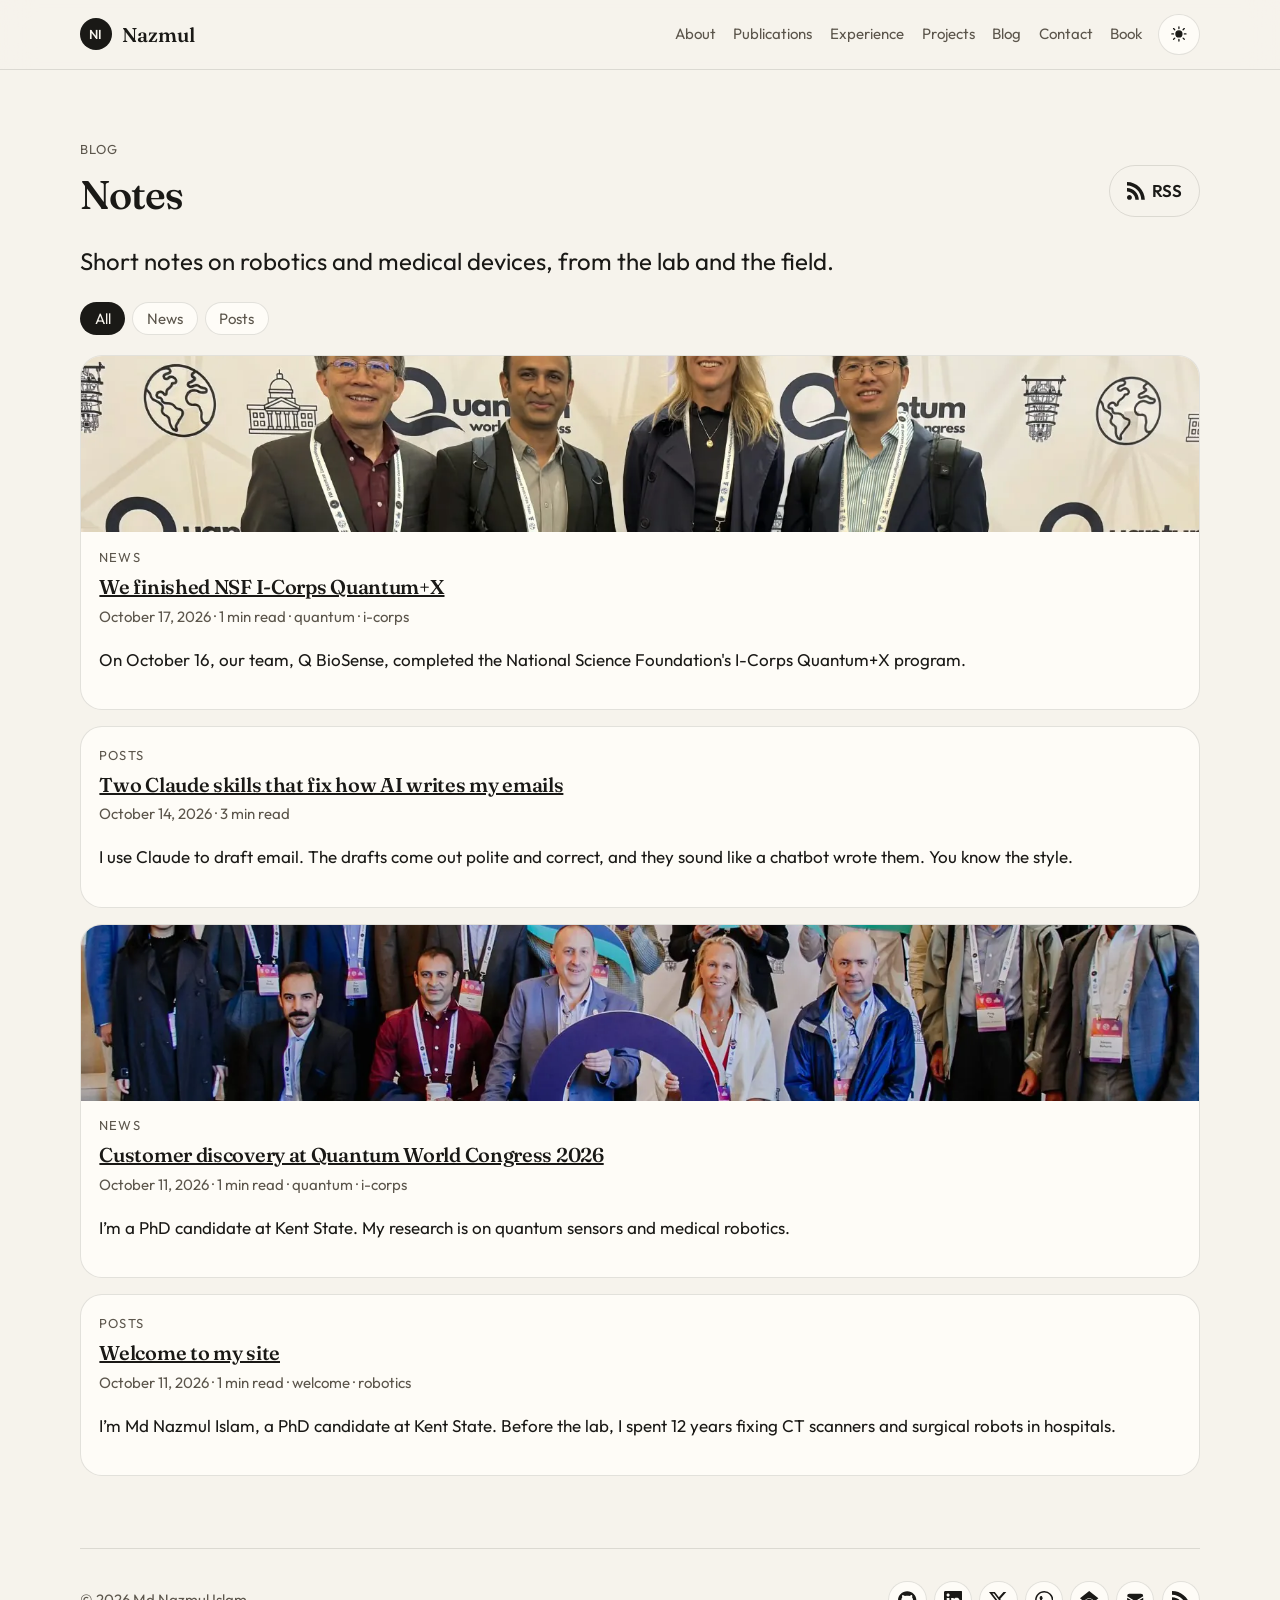
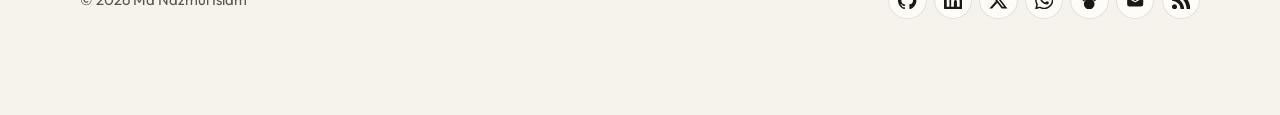
<file: blog/index.html>
<!DOCTYPE html>
<html lang="en">
  <head>
    <meta charset="utf-8" />
    <meta name="viewport" content="width=device-width, initial-scale=1" />
    <title>Blog · Md Nazmul Islam</title>
    <meta name="description" content="Short notes on robotics and medical devices, from the lab and the field." />
    <link rel="canonical" href="https://nazmulislam-lab.github.io/blog/" />
    <link rel="alternate" type="application/rss+xml" title="Md Nazmul Islam" href="../feed.xml" />
    <link rel="icon" href="../assets/favicon.svg" type="image/svg+xml" />
    <link rel="preload" href="../assets/fonts/fraunces.woff2" as="font" type="font/woff2" crossorigin />
    <link rel="preload" href="../assets/fonts/outfit.woff2" as="font" type="font/woff2" crossorigin />
    <link rel="stylesheet" href="../css/styles.css" />
    <script>
      document.documentElement.classList.add("js");
      (function () {
        try {
          var saved = localStorage.getItem("nazmul-theme");
          var theme = saved || (matchMedia("(prefers-color-scheme: dark)").matches ? "dark" : "light");
          document.documentElement.dataset.theme = theme;
        } catch (e) {
          document.documentElement.dataset.theme = "light";
        }
      })();
    </script>
  </head>
  <body data-blog="index">
    <header class="site-header">
      <a class="wordmark" href="../index.html">
        <span class="mark" aria-hidden="true">NI</span>
        <span>Nazmul</span>
      </a>
      <button class="nav-toggle" type="button" data-nav-toggle aria-expanded="false" aria-controls="site-nav">Menu</button>
      <nav id="site-nav" class="site-nav" data-nav>
        <a href="../index.html#about">About</a>
        <a href="../index.html#publications">Publications</a>
        <a href="../index.html#experience">Experience</a>
        <a href="../index.html#projects">Projects</a>
        <a href="index.html" aria-current="page">Blog</a>
        <a href="../index.html#contact">Contact</a>
        <a data-calendly href="https://calendly.com/nazmul87/30min" target="_blank" rel="noopener noreferrer">Book</a>
      </nav>
      <button class="theme-toggle" type="button" data-theme-toggle aria-pressed="false" aria-label="Switch to dark mode"></button>
    </header>
    <main id="main" class="section blog-main">
      <div class="section-head section-head-split">
        <div>
          <p class="kicker">Blog</p>
          <h1>Notes</h1>
        </div>
        <a class="button button-ghost" data-icon="rss" href="../feed.xml">RSS</a>
      </div>
      <p class="lede">Short notes on robotics and medical devices, from the lab and the field.</p>
      <div class="post-filters" data-blog-filters role="group" aria-label="Filter by category">
        <button type="button" data-category="all" aria-pressed="true">All</button>
        <button type="button" data-category="News" aria-pressed="false">News</button>
        <button type="button" data-category="Posts" aria-pressed="false">Posts</button>
      </div>
      <p class="status" data-blog-status role="status">Loading posts…</p>
      <p class="post-empty" data-blog-empty hidden>No posts in this category.</p>
      <div class="post-list" data-blog-list></div>
    </main>
    <footer class="site-footer">
      <div class="footer-copy">
        <p>© <span data-year>2026</span> Md Nazmul Islam</p>
      </div>
      <nav class="footer-social" data-footer-social aria-label="Social profiles"></nav>
    </footer>
    <script type="module" src="../js/blog.js"></script>
  </body>
</html>
</file>
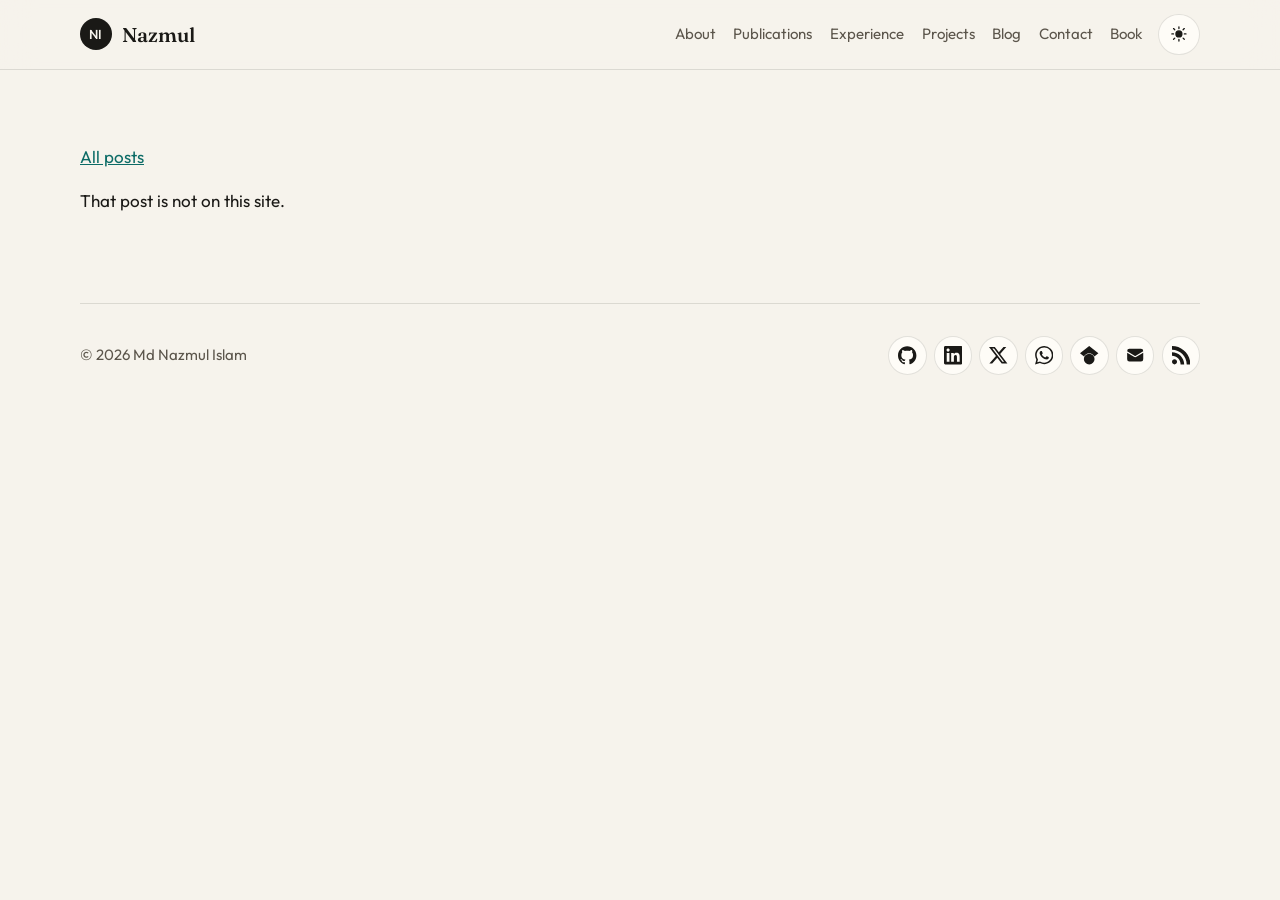
<file: blog/post.html>
<!DOCTYPE html>
<html lang="en">
  <head>
    <meta charset="utf-8" />
    <meta name="viewport" content="width=device-width, initial-scale=1" />
    <title>Post · Md Nazmul Islam</title>
    <meta name="description" content="A note from Md Nazmul Islam." />
    <link rel="icon" href="../assets/favicon.svg" type="image/svg+xml" />
    <link rel="preload" href="../assets/fonts/fraunces.woff2" as="font" type="font/woff2" crossorigin />
    <link rel="preload" href="../assets/fonts/outfit.woff2" as="font" type="font/woff2" crossorigin />
    <link rel="stylesheet" href="../css/styles.css" />
    <script>
      document.documentElement.classList.add("js");
      (function () {
        try {
          var saved = localStorage.getItem("nazmul-theme");
          var theme = saved || (matchMedia("(prefers-color-scheme: dark)").matches ? "dark" : "light");
          document.documentElement.dataset.theme = theme;
        } catch (e) {
          document.documentElement.dataset.theme = "light";
        }
      })();
    </script>
  </head>
  <body data-blog="post">
    <header class="site-header">
      <a class="wordmark" href="../index.html">
        <span class="mark" aria-hidden="true">NI</span>
        <span>Nazmul</span>
      </a>
      <button class="nav-toggle" type="button" data-nav-toggle aria-expanded="false" aria-controls="site-nav">Menu</button>
      <nav id="site-nav" class="site-nav" data-nav>
        <a href="../index.html#about">About</a>
        <a href="../index.html#publications">Publications</a>
        <a href="../index.html#experience">Experience</a>
        <a href="../index.html#projects">Projects</a>
        <a href="index.html">Blog</a>
        <a href="../index.html#contact">Contact</a>
        <a data-calendly href="https://calendly.com/nazmul87/30min" target="_blank" rel="noopener noreferrer">Book</a>
      </nav>
      <button class="theme-toggle" type="button" data-theme-toggle aria-pressed="false" aria-label="Switch to dark mode"></button>
    </header>
    <main id="main" class="section blog-main">
      <p class="post-back"><a href="index.html">All posts</a></p>
      <article data-blog-post>
        <p class="status" role="status">Loading post…</p>
      </article>
    </main>
    <footer class="site-footer">
      <div class="footer-copy">
        <p>© <span data-year>2026</span> Md Nazmul Islam</p>
      </div>
      <nav class="footer-social" data-footer-social aria-label="Social profiles"></nav>
    </footer>
    <script type="module" src="../js/blog.js"></script>
  </body>
</html>
</file>
<file: css/styles.css>
:root {
  color-scheme: light;
  --bg: #f6f3ec;
  --bg-elev: rgba(255, 253, 248, 0.86);
  --ink: #1a1916;
  --muted: #5c564c;
  --faint: #6b6459;
  --line: rgba(26, 25, 22, 0.12);
  --accent: #0c6b66;
  --accent-ink: #f7fffe;
  --copper: #9a4d2c;
  --chip: #efe8dc;
  --shadow: 0 24px 60px rgba(48, 36, 18, 0.1);
  --header: rgba(246, 243, 236, 0.86);
  --ring: rgba(12, 107, 102, 0.35);
  --serif: "Fraunces", "Fraunces Fallback", "Iowan Old Style", Palatino, Georgia, serif;
  --sans: "Outfit", "Outfit Fallback", "Avenir Next", "Segoe UI", sans-serif;
  --text-xs: 0.8125rem;
  --text-sm: 0.9375rem;
  --text-base: 1.0625rem;
  --text-md: 1.25rem;
  --text-lg: clamp(1.25rem, 1.05rem + 0.8vw, 1.5rem);
  --text-h2: clamp(1.75rem, 1.2rem + 2.2vw, 2.5rem);
  --text-h1: clamp(2.75rem, 1.5rem + 5.5vw, 5rem);
  --radius: 22px;
  --page-inset: max(5vw, calc((100vw - 1120px) / 2));
}

:root[data-theme="dark"] {
  color-scheme: dark;
  --bg: #101114;
  --bg-elev: rgba(25, 27, 32, 0.9);
  --ink: #f4f0e8;
  --muted: #c8c0b4;
  --faint: #9b9388;
  --line: rgba(244, 240, 232, 0.14);
  --accent: #8fd9d1;
  --accent-ink: #10211f;
  --copper: #f0b08a;
  --chip: #24272e;
  --shadow: 0 24px 60px rgba(0, 0, 0, 0.4);
  --header: rgba(16, 17, 20, 0.84);
  --ring: rgba(143, 217, 209, 0.4);
}

* { box-sizing: border-box; }

html {
  scroll-behavior: smooth;
  -webkit-text-size-adjust: 100%;
}

@font-face {
  font-family: "Fraunces";
  font-style: normal;
  font-weight: 560;
  font-display: swap;
  src: url("../assets/fonts/fraunces.woff2") format("woff2");
}

@font-face {
  font-family: "Fraunces Fallback";
  src: local("Georgia");
  size-adjust: 104%;
  ascent-override: 94%;
  descent-override: 24.5%;
  line-gap-override: 0%;
}

@font-face {
  font-family: "Fraunces Fallback Display";
  src: local("Georgia");
  size-adjust: 92%;
  ascent-override: 94%;
  descent-override: 24.5%;
  line-gap-override: 0%;
}

@font-face {
  font-family: "Outfit";
  font-style: normal;
  font-weight: 400 600;
  font-display: swap;
  src: url("../assets/fonts/outfit.woff2") format("woff2");
}

@font-face {
  font-family: "Outfit Fallback";
  src: local("Arial"), local("Arimo"), local("Roboto"), local("Liberation Sans");
  size-adjust: 99%;
  ascent-override: 101%;
  descent-override: 26.3%;
  line-gap-override: 0%;
}

body {
  margin: 0;
  min-height: 100vh;
  font-family: var(--sans);
  font-size: var(--text-base);
  line-height: 1.6;
  color: var(--ink);
  background: var(--bg);
}

h1, h2, h3 { text-wrap: balance; }

p, li { text-wrap: pretty; }

body.nav-open { overflow: hidden; }

img { max-width: 100%; display: block; }

a { color: var(--accent); }

code {
  font-family: ui-monospace, "SFMono-Regular", Menlo, Consolas, monospace;
  font-size: 0.92em;
}

.skip {
  position: absolute;
  left: 1rem;
  top: -4rem;
  background: var(--ink);
  color: var(--bg);
  padding: 0.5rem 0.8rem;
  z-index: 20;
}

.skip:focus { top: 1rem; }

.site-header {
  position: sticky;
  top: 0;
  z-index: 20;
  display: flex;
  align-items: center;
  gap: 1rem;
  padding: 0.85rem var(--page-inset);
  background: var(--header);
  backdrop-filter: blur(16px);
  border-bottom: 1px solid var(--line);
}

.wordmark {
  display: inline-flex;
  align-items: center;
  gap: 0.65rem;
  color: inherit;
  text-decoration: none;
  font-family: var(--serif);
  font-weight: 560;
  font-size: var(--text-md);
  line-height: 1.25;
}

.mark {
  width: 2rem;
  height: 2rem;
  display: grid;
  place-items: center;
  border-radius: 50%;
  background: var(--ink);
  color: var(--bg);
  font-family: var(--sans);
  font-size: var(--text-xs);
  letter-spacing: 0.04em;
}

.site-nav {
  display: flex;
  gap: 1.1rem;
  margin-left: auto;
}

.site-nav a {
  color: var(--muted);
  text-decoration: none;
  font-size: var(--text-sm);
}

.site-nav a:hover,
.site-nav a:focus-visible { color: var(--ink); }

.nav-toggle { display: none; }

.theme-toggle,
.nav-toggle,
.ask-close {
  border: 1px solid var(--line);
  background: var(--bg-elev);
  color: var(--ink);
  border-radius: 999px;
  padding: 0.45rem 0.7rem;
  font: inherit;
  cursor: pointer;
}

.theme-toggle {
  width: 2.6rem;
  height: 2.6rem;
  padding: 0;
  display: grid;
  place-items: center;
  position: relative;
}

.theme-icon {
  width: 1.2rem;
  height: 1.2rem;
  position: absolute;
}

.icon-stroke {
  fill: none;
  stroke: currentColor;
  stroke-width: 1.75;
  stroke-linecap: round;
  stroke-linejoin: round;
}

:root[data-theme="light"] .theme-icon-moon,
:root[data-theme="dark"] .theme-icon-sun { opacity: 0; }

.hero,
.section,
.site-footer {
  width: min(1120px, calc(100% - 10vw));
  margin-inline: auto;
}

.hero {
  display: grid;
  grid-template-columns: 1.3fr 0.7fr;
  gap: 3rem;
  align-items: center;
  padding: 4.5rem 0 3rem;
}

.eyebrow,
.kicker,
.hero-meta,
.news-label,
.interest-label,
.skills dt,
.contact-label,
.subhead,
.ask-msg-label {
  font-family: var(--sans);
  font-size: var(--text-xs);
  font-weight: 400;
  letter-spacing: 0.08em;
  text-transform: uppercase;
  color: var(--muted);
}

.eyebrow {
  text-transform: none;
  letter-spacing: 0.02em;
}

.eyebrow,
.hero-meta {
  display: flex;
  flex-wrap: wrap;
  gap: 0.55rem;
  align-items: center;
}

.dot {
  width: 0.3rem;
  height: 0.3rem;
  border-radius: 50%;
  background: var(--copper);
}

h1, h2, h3 { font-family: var(--serif); font-weight: 560; }

h1, h2, h3, .papers a, .wordmark { font-synthesis: none; }

:is(h1, h2, h3) :is(strong, b) { font-weight: inherit; }

:is(h1, h2, h3) em { font-style: normal; }

h1 {
  margin: 0.35rem 0 0.8rem;
  font-family: "Fraunces", "Fraunces Fallback Display", "Iowan Old Style", Palatino, Georgia, serif;
  font-size: var(--text-h1);
  line-height: 1;
  letter-spacing: -0.02em;
}

h2 {
  margin: 0.2rem 0 0;
  font-size: var(--text-h2);
  line-height: 1.1;
  letter-spacing: -0.025em;
}

h3 { margin: 0; font-size: var(--text-md); line-height: 1.25; letter-spacing: -0.015em; }

.lede, .value, .collab {
  font-size: var(--text-lg);
  line-height: 1.4;
}

.lede { max-width: 42rem; color: var(--ink); }

.lede + .project-grid,
.lede + .post-list { margin-top: 1.2rem; }

.hero-copy .hero-actions {
  margin-top: 1.5rem;
  align-items: center;
  gap: 0.75rem;
}

.hero-actions-rule {
  width: 1px;
  height: 28px;
  flex: none;
  background: var(--line);
}

.hero-actions .button {
  height: 44px;
  padding: 0 1.05rem;
}

.hero-actions, .project-links, .contact-grid {
  display: flex;
  flex-wrap: wrap;
  gap: 0.7rem;
}

.button {
  appearance: none;
  display: inline-flex;
  align-items: center;
  justify-content: center;
  gap: 0.45rem;
  border: 1px solid transparent;
  border-radius: 999px;
  padding: 0.7rem 1.05rem;
  font: inherit;
  font-weight: 600;
  font-size: var(--text-base);
  text-decoration: none;
  cursor: pointer;
  color: var(--ink);
}

.button-primary { background: var(--accent); color: var(--accent-ink); }

.button-ghost { background: transparent; border-color: var(--line); color: var(--ink); }

.button:hover, .button:focus-visible { transform: translateY(-1px); }

.button-ghost:hover, .button-ghost:focus-visible { border-color: var(--accent); color: var(--accent); }

.icon {
  width: 1.05em;
  height: 1.05em;
  flex: 0 0 auto;
  display: block;
  fill: currentColor;
}

.portrait-wrap { position: relative; margin: 0; }

.portrait-wrap img {
  width: min(100%, 380px);
  aspect-ratio: 1;
  object-fit: cover;
  border-radius: 36% 64% 42% 58%;
  margin-inline: auto;
  position: relative;
  z-index: 1;
  box-shadow: var(--shadow);
}

.rings {
  position: absolute;
  inset: 6% -4% auto;
  height: 92%;
  border: 1px solid var(--ring);
  border-radius: 50%;
}

.rings::before,
.rings::after {
  content: "";
  position: absolute;
  inset: 9%;
  border: 1px dashed var(--line);
  border-radius: 50%;
}

.rings::after { inset: 20%; border-style: solid; }


.section { padding: 3.5rem 0; }

.section + .section { border-top: 1px solid var(--line); }

.section-head { margin-bottom: 1.75rem; max-width: 40rem; }

.section-head-split {
  max-width: none;
  display: flex;
  justify-content: space-between;
  align-items: flex-end;
  gap: 1rem 1.5rem;
  flex-wrap: wrap;
}

.section-head-split h2 { max-width: 36rem; }

.about-grid {
  display: grid;
  grid-template-columns: 1.15fr 0.85fr;
  gap: 2rem;
}

.prose, .duties { max-width: 48ch; }

.lede { max-width: 42rem; }

.prose p, .post-body p { margin-top: 0; line-height: 1.65; }

.interest-label { margin: 1.4rem 0 0.55rem; }

.skills {
  margin: 0;
  padding: 0;
  display: grid;
  grid-template-columns: 1fr 1fr;
  gap: 0.85rem 1.6rem;
  align-items: start;
}

.skills div { display: grid; gap: 0.15rem; align-content: start; }

.skills dt { margin: 0; }

.skills dd { margin: 0; }

.info-card, .project-card, .pending {
  background: var(--bg-elev);
  border: 1px solid var(--line);
  border-radius: var(--radius);
}

.card-grid, .project-grid {
  display: grid;
  grid-template-columns: repeat(2, minmax(0, 1fr));
  gap: 1rem;
}

.info-card, .project-card { padding: 1.2rem 1.25rem 1.3rem; }

.info-card .kicker { margin: 0 0 0.4rem; }

.papers { margin: 0; padding: 0; list-style: none; display: grid; gap: 0.9rem; }

.papers li {
  display: grid;
  gap: 0.2rem;
  max-width: 52rem;
  padding-bottom: 0.9rem;
  border-bottom: 1px solid var(--line);
}

.papers a {
  font: 560 var(--text-base)/1.35 var(--serif);
  color: var(--ink);
  text-decoration: none;
  text-underline-offset: 0.18em;
}

.papers a:hover,
.papers a:focus-visible { text-decoration: underline; }

.paper-group + .paper-group { margin-top: 1.6rem; }

.authors { margin: 0; }

.paper-group:first-child .subhead { margin-top: 0; }

.authors .self {
  color: var(--ink);
  font-weight: 600;
  background: color-mix(in srgb, var(--accent) 22%, transparent);
  border-radius: 0.28em;
  padding: 0 0.15em;
  margin-right: -0.1em;
}

.venue { display: block; }

.venue .paper-id {
  font-family: ui-monospace, "SFMono-Regular", Menlo, Consolas, monospace;
  font-size: 0.9em;
}

.timeline { display: grid; gap: 1rem; }

.job { padding: 1.2rem 1.3rem 1.25rem 1.4rem; border-left: 4px solid var(--accent); }

.job-head { display: flex; justify-content: space-between; gap: 1rem; align-items: baseline; }

.job-role { margin: 0.35rem 0 0; font-weight: 600; }

.job-focus { margin: 0.15rem 0 0.6rem; color: var(--muted); }

.authors,
.venue,
.dates,
.job-dates,
.job-org,
.cert-date,
.news-date,
.post-meta,
.post-figure figcaption,
.ask-head p {
  font-size: var(--text-sm);
  color: var(--muted);
}

.job-dates,
.cert-date,
.news-date { font-variant-numeric: tabular-nums; }

.project-top { display: flex; justify-content: space-between; margin-bottom: 0.7rem; }

.pill {
  display: inline-flex;
  padding: 0.15rem 0.55rem;
  border-radius: 999px;
  background: var(--chip);
  color: var(--muted);
  font-size: var(--text-xs);
}

.project-links .button { font-size: var(--text-sm); font-weight: 600; }

.pending, .cv-note { margin-top: 1.2rem; padding: 1.1rem 1.2rem; }

.pending h3 { margin: 0; }

.pending ul { margin: 0; padding-left: 1.1rem; display: grid; gap: 0.75rem; }

.pending li { display: grid; gap: 0.2rem; }

.contact-actions { margin: 0.35rem 0 0.2rem; }

.cv-request {
  margin: 0.7rem 0 0;
  font-family: var(--sans);
  font-size: var(--text-xs);
  letter-spacing: 0.02em;
  color: var(--muted);
}

.cv-request a {
  color: inherit;
  text-underline-offset: 0.18em;
}

.cv-request a:hover,
.cv-request a:focus-visible { color: var(--accent); }

.contact-actions .cv-request { margin-top: 0.55rem; }

.contact-list {
  list-style: none;
  margin: 1rem 0 0;
  padding: 0;
  display: grid;
  grid-template-columns: 1fr 1fr;
  gap: 0.2rem 2rem;
}

.contact-list a {
  display: flex;
  align-items: center;
  gap: 0.65rem;
  padding: 0.55rem 0;
  color: inherit;
  text-decoration: none;
  border-bottom: 1px solid var(--line);
}

.contact-label { flex: none; }

.contact-value { margin-left: auto; text-align: right; word-break: break-word; }

.contact-list a:hover,
.contact-list a:focus-visible { color: var(--accent); }

.collab { max-width: 40rem; }

.status {
  margin: 2rem auto;
  width: min(1120px, calc(100% - 10vw));
}

.site-footer {
  display: flex;
  justify-content: space-between;
  align-items: center;
  gap: 1rem;
  flex-wrap: wrap;
  padding: 2rem 0 6rem;
  color: var(--muted);
  border-top: 1px solid var(--line);
  margin-top: 1rem;
  font-size: var(--text-sm);
}

.footer-copy { display: grid; gap: 0.35rem; }

.site-footer p { margin: 0; }

.footer-social {
  display: flex;
  flex-wrap: wrap;
  gap: 0.45rem;
  align-items: center;
  max-width: 100%;
}

.footer-social a {
  width: 2.4rem;
  height: 2.4rem;
  display: grid;
  place-items: center;
  border-radius: 999px;
  border: 1px solid var(--line);
  color: var(--ink);
  text-decoration: none;
  background: var(--bg-elev);
}

.footer-social a:hover,
.footer-social a:focus-visible {
  color: var(--accent);
  border-color: var(--accent);
}

.footer-social .icon { width: 1.15rem; height: 1.15rem; }

.ask-launch {
  position: fixed;
  right: 1.2rem;
  bottom: 1.2rem;
  z-index: 30;
  display: inline-flex;
  align-items: center;
  gap: 0.55rem;
  border: 0;
  border-radius: 999px;
  padding: 0.8rem 1rem 0.8rem 0.8rem;
  background: var(--ink);
  opacity: 0;
  pointer-events: none;
  transform: translateY(8px);
  transition: opacity 0.2s ease, transform 0.2s ease;
}

.ask.is-ready .ask-launch {
  opacity: 1;
  pointer-events: auto;
  transform: none;
}

.ask-launch {
  color: var(--bg);
  font: inherit;
  cursor: pointer;
  box-shadow: var(--shadow);
}

.ask-mark {
  display: grid;
  place-items: center;
  width: 1.15rem;
  height: 1.15rem;
}

.ask-mark .icon { width: 1.15rem; height: 1.15rem; }

.hero-social {
  display: flex;
  flex-wrap: wrap;
  align-items: center;
  gap: 0.75rem;
  margin: 0;
}

.hero-social a {
  width: 44px;
  height: 44px;
  display: grid;
  place-items: center;
  border-radius: 12px;
  border: 1px solid var(--line);
  color: var(--ink);
  text-decoration: none;
  background: var(--bg-elev);
}

.hero-social a:hover,
.hero-social a:focus-visible { color: var(--accent); border-color: var(--accent); }

.hero-social .icon { width: 1.15rem; height: 1.15rem; }

.tagline { margin: 0.55rem 0 0; max-width: 40rem; color: var(--muted); }

.training { margin-top: 0.2rem; }

.training summary {
  cursor: pointer;
  color: var(--ink);
}

.training summary:focus-visible { outline: 2px solid var(--accent); outline-offset: 3px; }

.ask.is-open .ask-launch { display: none; }

.ask-panel {
  position: fixed;
  right: 1.2rem;
  bottom: 1.2rem;
  z-index: 31;
  width: min(420px, calc(100vw - 1.5rem));
  height: min(640px, calc(100vh - 2rem));
  display: flex;
  flex-direction: column;
  gap: 0.75rem;
  padding: 1rem;
  background: var(--bg);
  color: var(--ink);
  border: 1px solid var(--line);
  border-radius: 28px;
  box-shadow: var(--shadow);
}

.ask-panel[hidden] { display: none; }

.ask-head { display: flex; justify-content: space-between; gap: 0.8rem; align-items: flex-start; }

.ask-head h2 {
  font-size: var(--text-md);
  line-height: 1.25;
  letter-spacing: -0.015em;
}

.ask-head p { margin: 0.2rem 0 0; }

.ask-log {
  flex: 1;
  overflow: auto;
  display: flex;
  flex-direction: column;
  gap: 0.7rem;
  padding-right: 0.2rem;
}

.ask-msg { display: grid; gap: 0.2rem; max-width: 95%; }

.ask-msg-user { align-self: end; }

.ask-msg-label { display: block; }

.ask-msg-body {
  white-space: pre-wrap;
  padding: 0.75rem 0.85rem;
  border-radius: 16px;
  background: var(--bg-elev);
  border: 1px solid var(--line);
  overflow-wrap: anywhere;
}

.ask-msg-user .ask-msg-body { background: var(--accent); color: var(--accent-ink); border-color: transparent; }

.ask-msg-body a { color: inherit; }

.ask-chips { display: flex; flex-wrap: wrap; gap: 0.4rem; }

.ask-chip {
  border: 1px solid var(--line);
  background: var(--chip);
  color: var(--ink);
  border-radius: 999px;
  padding: 0.35rem 0.7rem;
  font: inherit;
  font-size: var(--text-sm);
  cursor: pointer;
  text-align: left;
}

.ask-form { display: flex; gap: 0.5rem; }

.ask-input {
  flex: 1;
  min-width: 0;
  border-radius: 999px;
  border: 1px solid var(--line);
  background: var(--bg-elev);
  color: var(--ink);
  font: inherit;
  padding: 0.7rem 0.9rem;
}

.visually-hidden {
  position: absolute;
  width: 1px;
  height: 1px;
  padding: 0;
  margin: -1px;
  overflow: hidden;
  clip: rect(0, 0, 0, 0);
  border: 0;
}

:focus-visible { outline: 2px solid var(--accent); outline-offset: 3px; }

@media (max-width: 860px) {
  .hero, .about-grid, .card-grid, .project-grid, .skills, .contact-list { grid-template-columns: 1fr; }
  .hero { padding-top: 2.2rem; grid-template-columns: 1fr; }
  .hero-copy { order: -1; }
  .portrait-slot { justify-self: start; }
  .nav-toggle { display: inline-flex; margin-left: auto; }
  .site-nav {
    display: none;
    position: absolute;
    top: 100%;
    left: 0;
    right: 0;
    flex-direction: column;
    gap: 0;
    padding: 0.4rem var(--page-inset) 0.8rem;
    background: var(--bg);
    box-shadow: 0 18px 40px rgba(26, 25, 22, 0.16);
    backdrop-filter: none;
    border-bottom: 1px solid var(--line);
  }
  .site-nav.is-open { display: flex; }
  .site-nav a { padding: 0.7rem 0; }
  .site-header { flex-wrap: wrap; }
}

@media (max-width: 640px) {
  .ask-panel {
    inset: 0;
    width: auto;
    height: auto;
    border-radius: 0;
  }
  .ask-launch-label {
    position: absolute;
    width: 1px;
    height: 1px;
    overflow: hidden;
    clip: rect(0, 0, 0, 0);
  }
  .ask-launch {
    width: 3.25rem;
    height: 3.25rem;
    padding: 0;
    justify-content: center;
    border-radius: 50%;
  }
  .job-head { flex-direction: column; gap: 0.2rem; }
  .hero-actions-rule { display: none; }
  .hero-social { flex-basis: 100%; }
  .ask-form .button { width: 100%; }
  .ask-form { flex-direction: column; }
  .contact-value { margin-left: 0; text-align: left; }
  .contact-list a { flex-wrap: wrap; }
}

@media (prefers-reduced-motion: reduce) {
  html { scroll-behavior: auto; }
  .button:hover, .button:focus-visible { transform: none; }
  .js .reveal { opacity: 1; transform: none; transition: none; }
}

.value {
  margin: 0.35rem 0 0;
  max-width: 40rem;
}

.keywords {
  display: flex;
  flex-wrap: wrap;
  gap: 0.45rem;
  margin: 0.9rem 0 0;
  padding: 0;
  list-style: none;
}

.keywords li,
.hobbies li {
  padding: 0.22rem 0.7rem;
  border-radius: 999px;
  background: var(--chip);
  color: var(--muted);
  font-size: var(--text-sm);
}

.previous { margin: 0.35rem 0 0; color: var(--muted); }

.portrait-slot { margin: 0; }

.portrait-slot img {
  display: block;
  width: min(100%, 300px);
  height: auto;
  aspect-ratio: 300 / 380;
  object-fit: cover;
  object-position: center 22%;
  border-radius: 18px;
  margin-inline: auto;
}

@media (max-width: 860px) {
  .portrait-slot img {
    width: 110px;
    height: 110px;
    aspect-ratio: 1;
    border-radius: 50%;
    object-position: center 18%;
  }
}

.subhead { margin: 2rem 0 0.75rem; }

.section-head + .subhead { margin-top: 0; }

.timeline { margin: 0; border: 0; gap: 0; }

.job {
  display: grid;
  grid-template-columns: 11rem minmax(0, 1fr);
  gap: 0.35rem 1.25rem;
  align-items: start;
  padding: 0 0 1.8rem;
  background: transparent;
  border: 0;
  border-radius: 0;
  box-shadow: none;
}

.job-dates {
  margin: 0.35rem 0 0;
  padding-right: 1.85rem;
  text-align: right;
  font-weight: 600;
  color: var(--ink);
}

.job-body {
  position: relative;
  border-left: 2px solid var(--line);
  padding: 0 0 0.2rem 1.35rem;
}

.job-body h3 { margin: 0; }

.job-org { margin: 0.2rem 0 0; color: var(--muted); }

.job-mark {
  position: absolute;
  left: -0.42rem;
  top: 0.45rem;
  width: 11px;
  height: 11px;
  border: 2px solid var(--bg);
  border-radius: 50%;
  background: var(--accent);
}

.duties {
  margin: 0.7rem 0 0;
  padding-left: 1.15rem;
  display: grid;
  gap: 0.28rem;
  color: var(--muted);
}

.cert-list {
  margin: 0;
  padding-left: 1.15rem;
  max-width: 52rem;
  display: grid;
  gap: 0.55rem;
}

.cert-list li {
  display: flex;
  gap: 1rem;
  align-items: baseline;
}

.cert-line { flex: 1; min-width: 0; }

.cert-date {
  flex: none;
  white-space: nowrap;
}

.cert-more { margin-top: 1rem; }

.cert-more > summary {
  width: fit-content;
  list-style: none;
  cursor: pointer;
  color: var(--accent);
  padding: 0.2rem 0;
}

.cert-more > summary::-webkit-details-marker { display: none; }

.cert-more > summary:hover,
.cert-more > summary:focus-visible { text-decoration: underline; }

.cert-more[open] > summary { margin-bottom: 0.8rem; }

.news-ticker {
  width: min(1120px, calc(100% - 10vw));
  height: 36px;
  margin: 0 auto;
  display: flex;
  align-items: center;
  gap: 0.85rem;
  padding: 0;
  overflow: hidden;
  border-top: 1px solid var(--line);
  border-bottom: 1px solid var(--line);
  background: var(--chip);
  font-size: var(--text-sm);
  line-height: 1.4;
}

.news-label {
  margin: 0;
  flex: none;
}

.news-viewport {
  overflow: hidden;
  flex: 1;
  min-width: 0;
  height: 100%;
  display: flex;
  align-items: center;
}

.news-track {
  display: flex;
  width: max-content;
  animation: news-scroll 45s linear infinite;
}

.news-ticker:hover .news-track,
.news-ticker:focus-within .news-track { animation-play-state: paused; }

.news-list {
  display: flex;
  align-items: center;
  margin: 0;
  padding: 0;
  list-style: none;
  flex-shrink: 0;
}

.news-list li {
  display: flex;
  align-items: center;
  flex: none;
}

.news-list li::before {
  content: "·";
  margin: 0 0.85rem;
  color: var(--faint);
}

.news-list a {
  color: inherit;
  text-decoration: none;
  white-space: nowrap;
}

.news-list a:hover,
.news-list a:focus-visible { text-decoration: underline; }

@keyframes news-scroll {
  from { transform: translateX(0); }
  to { transform: translateX(-50%); }
}

@media (max-width: 860px) {
  .news-ticker { height: 32px; }
}

@media (prefers-reduced-motion: reduce) {
  .news-track { animation: none; }
  .news-viewport { overflow-x: auto; }
  .news-list[aria-hidden="true"],
  .news-list li[aria-hidden="true"] { display: none; }
}

.home-feed {
  width: min(1120px, calc(100% - 10vw));
  margin: 1.15rem auto 0;
}

.home-feed-grid {
  display: grid;
  grid-template-columns: repeat(3, minmax(0, 1fr));
  gap: 1rem;
  align-items: stretch;
}

.feed-card {
  background: var(--bg-elev);
  border: 1px solid var(--line);
  border-radius: var(--radius);
  overflow: hidden;
  min-width: 0;
}

.feed-card-link {
  display: flex;
  flex-direction: column;
  height: 100%;
  color: var(--ink);
  text-decoration: none;
}

.feed-card .post-cover { margin: 0; }

.feed-card .post-cover img { height: 8.25rem; }

.feed-card-body {
  padding: 0.85rem 1rem 1rem;
  display: grid;
  gap: 0.28rem;
  align-content: start;
}

.feed-card h3 { margin: 0; }

.feed-card h3 a {
  color: var(--ink);
  text-decoration: none;
}

.feed-card .post-meta { margin: 0; }

.feed-card-link:hover h3,
.feed-card h3 a:hover,
.feed-card h3 a:focus-visible {
  text-decoration: underline;
  text-underline-offset: 0.18em;
}

.feed-card .feed-embed {
  display: block;
  width: 100%;
  aspect-ratio: 16 / 9;
  height: auto;
  border: 0;
  background: var(--chip);
}

@media (max-width: 860px) {
  .home-feed-grid { grid-template-columns: 1fr; }
}

.interests {
  display: flex;
  flex-wrap: wrap;
  gap: 0.5rem;
  margin: 0;
  padding: 0;
  list-style: none;
}

.interests li {
  padding: 0.35rem 0.8rem;
  border-radius: 999px;
  background: var(--chip);
  color: var(--ink);
  font-size: var(--text-sm);
}

.cert-group + .cert-group { margin-top: 0.4rem; }

.post-list { display: grid; gap: 1rem; }

.post-card {
  padding: 1.1rem 1.15rem 1.2rem;
  background: var(--bg-elev);
  border: 1px solid var(--line);
  border-radius: var(--radius);
  overflow: hidden;
}

.post-card:has(.post-cover) { padding-top: 0; }

.post-cover {
  position: relative;
  display: block;
  margin: 0 -1.15rem 0.9rem;
}

.post-cover img {
  width: 100%;
  height: 11rem;
  object-fit: cover;
  object-position: center 40%;
}

.post-cover-play {
  position: absolute;
  top: 50%;
  left: 50%;
  width: 2.25rem;
  height: 2.25rem;
  margin: -1.125rem 0 0 -1.125rem;
  border-radius: 999px;
  background: var(--ink);
  pointer-events: none;
}

.post-cover-play::before {
  content: "";
  position: absolute;
  top: 50%;
  left: 54%;
  width: 0;
  height: 0;
  border-style: solid;
  border-width: 0.38rem 0 0.38rem 0.62rem;
  border-color: transparent transparent transparent var(--bg);
  transform: translate(-50%, -50%);
}

.post-figure { margin: 0.4rem 0 1.2rem; }

.post-figure img {
  width: 100%;
  height: auto;
  border-radius: 12px;
}

.post-figure figcaption { margin-top: 0.4rem; }

.post-video,
.post-gallery,
.post-certificate,
.post-figure { width: 100%; }

.post-video {
  position: relative;
  aspect-ratio: 16 / 9;
  margin: 0.4rem 0 1.2rem;
  border-radius: 12px;
  overflow: hidden;
  background: var(--chip);
}

.post-video iframe {
  position: absolute;
  inset: 0;
  width: 100%;
  height: 100%;
  border: 0;
}

.post-gallery {
  display: grid;
  grid-template-columns: repeat(3, minmax(0, 1fr));
  gap: 0.55rem;
  margin: 0.4rem 0 1.2rem;
  align-items: start;
}

.post-gallery figure { margin: 0; }

.post-gallery img {
  width: 100%;
  height: auto;
  border-radius: 12px;
}

.post-certificate a { display: block; }

.post-certificate a:focus-visible {
  outline: 2px solid var(--accent);
  outline-offset: 3px;
  border-radius: 12px;
}

.post-card h3 { margin: 0 0 0.35rem; }

.post-card h3 a,
.post-body a { color: var(--ink); }

.post-meta { margin: 0.2rem 0 0.55rem; }

.blog-main h1 {
  margin: 0.2rem 0 0;
  font-size: var(--text-h2);
  line-height: 1.1;
  letter-spacing: -0.025em;
}

.post-body { margin-top: 1.2rem; }

.post-body h2,
.post-body h3 { margin: 1.4rem 0 0.4rem; }

.post-body h2 {
  font-size: var(--text-lg);
  line-height: 1.25;
  letter-spacing: -0.01em;
}

.post-body h3 { font-size: var(--text-md); }

.post-body blockquote {
  margin: 0.2rem 0 1.1rem;
  padding: 0.1rem 0 0.1rem 0.95rem;
  border-left: 3px solid var(--accent);
}

.post-body blockquote p { margin: 0 0 0.75rem; }

.post-body blockquote p:last-child { margin-bottom: 0; }

.post-body p code {
  padding: 0.08em 0.32em;
  background: var(--chip);
  border-radius: 5px;
}

.blog-main .lede,
.blog-main .post-body { max-width: none; }

.post-body pre {
  width: 100%;
  max-width: 100%;
  margin: 0.3rem 0 1.1rem;
  padding: 0.85rem 1rem;
  overflow-x: auto;
  white-space: pre-wrap;
  overflow-wrap: anywhere;
  background: var(--chip);
  border-radius: 12px;
  line-height: 1.45;
}

.post-body pre code { font-size: 0.82rem; }

.post-card .post-category { margin: 0 0 0.4rem; }

.post-filters {
  display: flex;
  flex-wrap: wrap;
  gap: 0.45rem;
  margin: 0.2rem 0 1.25rem;
}

.post-filters button {
  appearance: none;
  border: 1px solid var(--line);
  background: var(--bg-elev);
  color: var(--muted);
  border-radius: 999px;
  padding: 0.32rem 0.85rem;
  font: inherit;
  font-size: var(--text-sm);
  line-height: 1.4;
  cursor: pointer;
}

.post-filters button:hover,
.post-filters button:focus-visible {
  color: var(--ink);
  border-color: var(--accent);
}

.post-filters button[aria-pressed="true"] {
  background: var(--ink);
  border-color: transparent;
  color: var(--bg);
}

.post-empty { margin: 0.2rem 0 0; color: var(--muted); }

#collaborate .hero-actions { margin-top: 1.2rem; }

.project-card { padding: 0; overflow: hidden; }

.project-media {
  aspect-ratio: 16 / 10;
  background:
    linear-gradient(180deg, var(--chip), transparent 70%),
    var(--bg-elev);
}

.project-media img {
  width: 100%;
  height: 100%;
  object-fit: cover;
  object-position: top center;
}

.project-body { padding: 1.05rem 1.15rem 1.2rem; display: grid; gap: 0.45rem; }

.project-body p { margin: 0; }

.project-links .button { padding: 0.45rem 0.85rem; }

.hobbies {
  display: flex;
  flex-wrap: wrap;
  gap: 0.45rem;
  margin: 0.4rem 0 0;
  padding: 0;
  list-style: none;
}

.gallery {
  display: grid;
  grid-template-columns: repeat(3, minmax(0, 1fr));
  gap: 0.8rem;
  margin-top: 1rem;
}

.gallery img {
  width: 100%;
  aspect-ratio: 1;
  object-fit: cover;
  border-radius: 18px;
}

.js .reveal {
  opacity: 0;
  transform: translateY(16px);
  transition: opacity 0.6s ease, transform 0.6s ease;
}

.js .reveal.is-in { opacity: 1; transform: none; }

@media (min-width: 1100px) {
  .project-grid { grid-template-columns: repeat(3, minmax(0, 1fr)); }
}

@media (max-width: 720px) {
  .gallery { grid-template-columns: 1fr 1fr; }
  .post-gallery { grid-template-columns: 1fr; }
  .job { grid-template-columns: 1fr; gap: 0.35rem; }
  .job-dates { text-align: left; margin-top: 0; padding-right: 0; }
  .job-body { margin-left: 0.4rem; }
}
</file>
